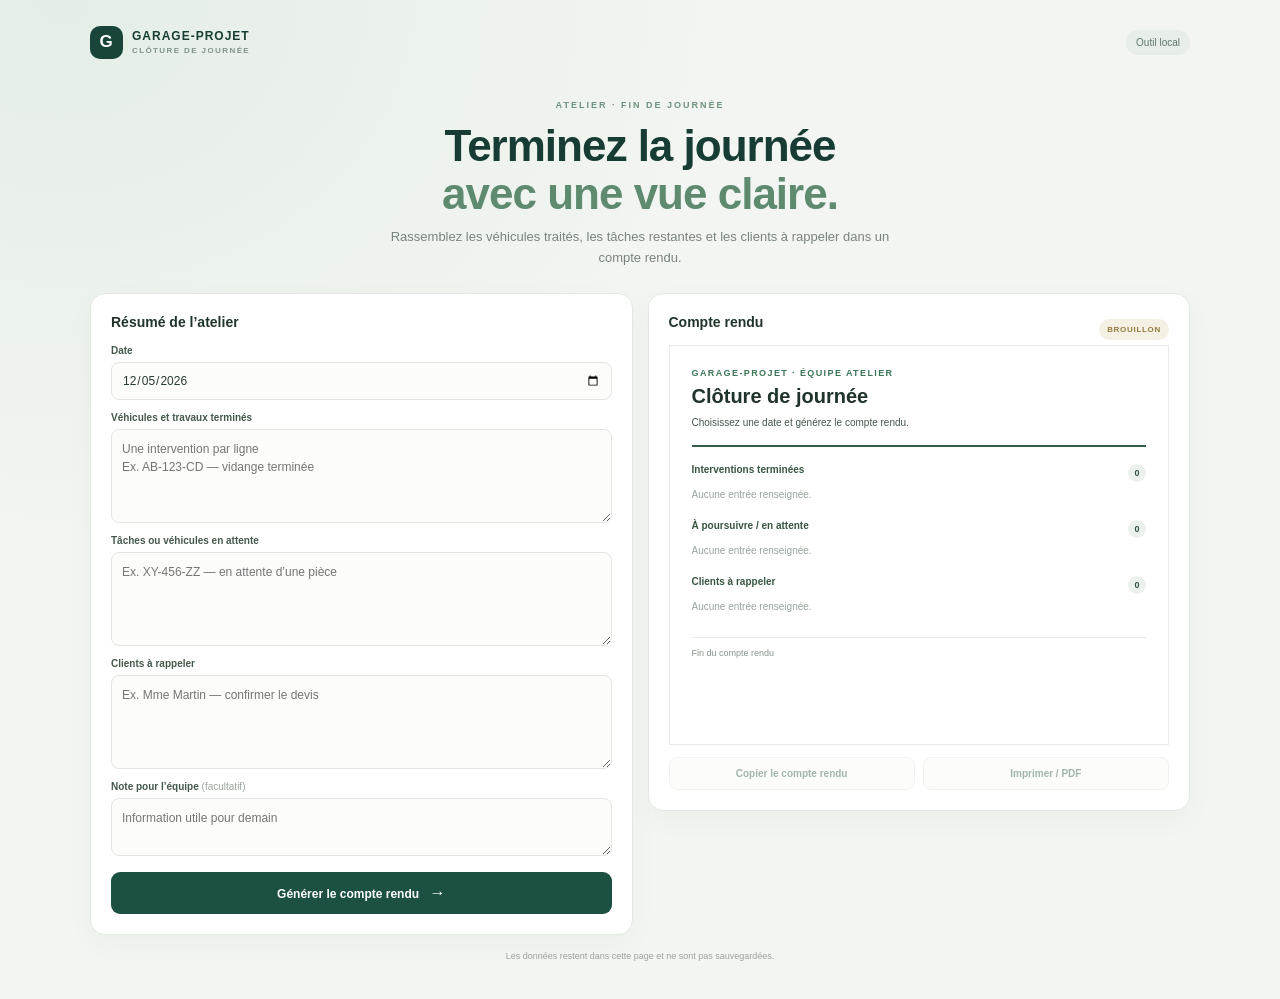
<file: Cloture-Journee/index.html>
<!doctype html>
<html lang="fr"><head><meta charset="utf-8"><meta name="viewport" content="width=device-width,initial-scale=1"><title>Clôture de journée — Garage-Projet</title><link rel="stylesheet" href="styles.css"></head>
<body><main class="page"><header><a class="brand" href="../Creer-Devis/index.html"><span class="mark">G</span><span>GARAGE-PROJET<small>CLÔTURE DE JOURNÉE</small></span></a><span class="badge">Outil local</span></header>
<section class="intro"><span class="kicker">ATELIER · FIN DE JOURNÉE</span><h1>Terminez la journée<br><em>avec une vue claire.</em></h1><p>Rassemblez les véhicules traités, les tâches restantes et les clients à rappeler dans un compte rendu.</p></section>
<div class="layout"><form id="form" class="card"><h2>Résumé de l’atelier</h2><label>Date<input id="date" type="date" required></label><label>Véhicules et travaux terminés<textarea id="done" rows="4" placeholder="Une intervention par ligne&#10;Ex. AB-123-CD — vidange terminée"></textarea></label><label>Tâches ou véhicules en attente<textarea id="pending" rows="4" placeholder="Ex. XY-456-ZZ — en attente d’une pièce"></textarea></label><label>Clients à rappeler<textarea id="callbacks" rows="4" placeholder="Ex. Mme Martin — confirmer le devis"></textarea></label><label>Note pour l’équipe <span>(facultatif)</span><textarea id="note" rows="2" placeholder="Information utile pour demain"></textarea></label><button class="primary" type="submit">Générer le compte rendu <span>→</span></button></form>
<section class="card preview"><div class="head"><h2>Compte rendu</h2><span class="draft">BROUILLON</span></div><article id="report" class="paper"><div class="paperbrand">GARAGE-PROJET · ÉQUIPE ATELIER</div><h2>Clôture de journée</h2><p id="outDate" class="muted">Choisissez une date et générez le compte rendu.</p><div class="rule"></div><h3>Interventions terminées <span id="doneCount">0</span></h3><p id="outDone" class="placeholder">Aucune entrée renseignée.</p><h3>À poursuivre / en attente <span id="pendingCount">0</span></h3><p id="outPending" class="placeholder">Aucune entrée renseignée.</p><h3>Clients à rappeler <span id="callbackCount">0</span></h3><p id="outCallbacks" class="placeholder">Aucune entrée renseignée.</p><div id="noteWrap" hidden><h3>Note pour l’équipe</h3><p id="outNote"></p></div><div class="sign">Fin du compte rendu</div></article><div class="actions"><button id="copy" disabled>Copier le compte rendu</button><button id="print" disabled>Imprimer / PDF</button></div></section></div><footer>Les données restent dans cette page et ne sont pas sauvegardées.</footer></main><script src="app.js"></script></body></html>
</file>
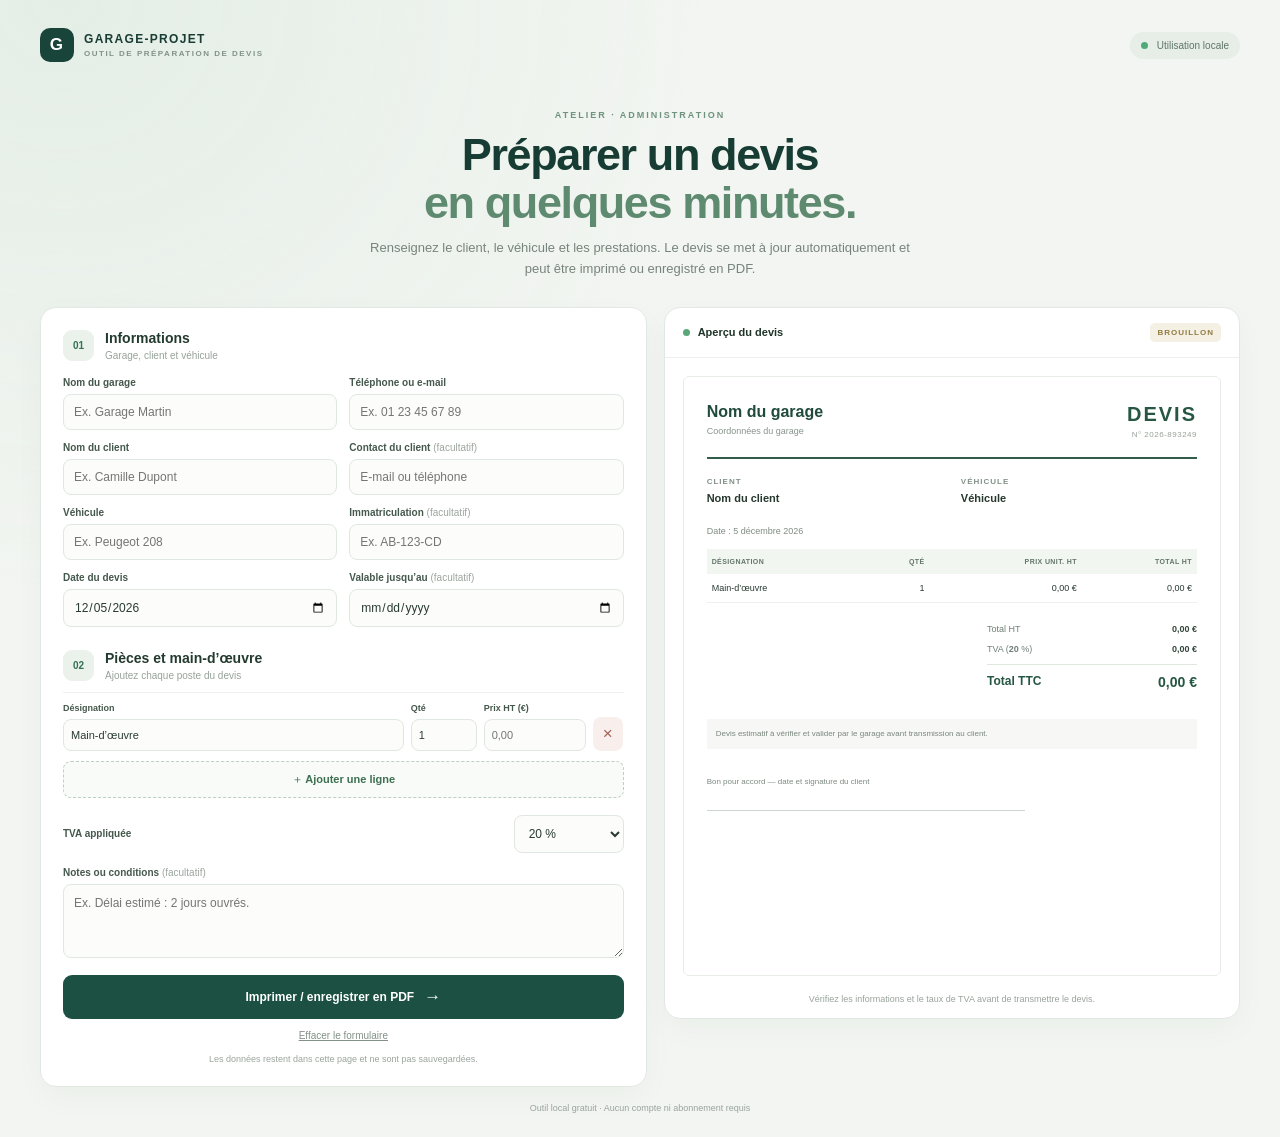
<file: Creer-Devis/index.html>
<!doctype html>
<html lang="fr">
<head>
  <meta charset="utf-8">
  <meta name="viewport" content="width=device-width, initial-scale=1">
  <meta name="theme-color" content="#123b34">
  <title>Préparer un devis — Garage-Projet</title>
  <link rel="stylesheet" href="styles.css">
</head>
<body>
  <main class="page">
    <header class="topbar">
      <a class="brand" href="#"><span class="mark">G</span><span>GARAGE-PROJET<small>OUTIL DE PRÉPARATION DE DEVIS</small></span></a>
      <span class="local-badge"><i></i> Utilisation locale</span>
    </header>

    <section class="intro">
      <p class="kicker">ATELIER · ADMINISTRATION</p>
      <h1>Préparer un devis<br><em>en quelques minutes.</em></h1>
      <p>Renseignez le client, le véhicule et les prestations. Le devis se met à jour automatiquement et peut être imprimé ou enregistré en PDF.</p>
    </section>

    <div class="layout">
      <section class="editor" aria-label="Informations du devis">
        <div class="section-heading"><span>01</span><div><h2>Informations</h2><p>Garage, client et véhicule</p></div></div>
        <div class="fields two">
          <label>Nom du garage<input id="garage" placeholder="Ex. Garage Martin"></label>
          <label>Téléphone ou e-mail<input id="garageContact" placeholder="Ex. 01 23 45 67 89"></label>
          <label>Nom du client<input id="customer" placeholder="Ex. Camille Dupont"></label>
          <label>Contact du client <span>(facultatif)</span><input id="customerContact" placeholder="E-mail ou téléphone"></label>
          <label>Véhicule<input id="vehicle" placeholder="Ex. Peugeot 208"></label>
          <label>Immatriculation <span>(facultatif)</span><input id="registration" placeholder="Ex. AB-123-CD"></label>
          <label>Date du devis<input id="quoteDate" type="date"></label>
          <label>Valable jusqu’au <span>(facultatif)</span><input id="validUntil" type="date"></label>
        </div>

        <div class="section-heading line-heading"><span>02</span><div><h2>Pièces et main-d’œuvre</h2><p>Ajoutez chaque poste du devis</p></div></div>
        <div id="lines" class="lines"></div>
        <button id="addLine" class="add-line" type="button">＋ Ajouter une ligne</button>

        <div class="tax-row">
          <label for="vat">TVA appliquée</label>
          <select id="vat"><option value="20">20 %</option><option value="10">10 %</option><option value="5.5">5,5 %</option><option value="0">0 %</option></select>
        </div>
        <label class="notes-label">Notes ou conditions <span>(facultatif)</span><textarea id="notes" rows="3" placeholder="Ex. Délai estimé : 2 jours ouvrés."></textarea></label>

        <div class="editor-actions"><button id="print" type="button" class="primary">Imprimer / enregistrer en PDF <span>→</span></button><button id="reset" type="button" class="reset">Effacer le formulaire</button></div>
        <p class="local-note">Les données restent dans cette page et ne sont pas sauvegardées.</p>
      </section>

      <section class="preview" aria-label="Aperçu du devis">
        <div class="preview-bar"><div><span class="preview-dot"></span><strong>Aperçu du devis</strong></div><span class="draft">BROUILLON</span></div>
        <article id="document" class="document">
          <div class="doc-top"><div><div id="outGarage" class="out-garage">Nom du garage</div><div id="outGarageContact" class="muted">Coordonnées du garage</div></div><div class="quote-label">DEVIS<small id="outNumber"></small></div></div>
          <div class="doc-rule"></div>
          <div class="doc-columns"><div><span class="caption">CLIENT</span><strong id="outCustomer">Nom du client</strong><span id="outCustomerContact" class="muted"></span></div><div><span class="caption">VÉHICULE</span><strong id="outVehicle">Véhicule</strong><span id="outRegistration" class="muted"></span></div></div>
          <div class="dates"><span id="outDate"></span><span id="outValidity"></span></div>
          <table><thead><tr><th>DÉSIGNATION</th><th>QTÉ</th><th>PRIX UNIT. HT</th><th>TOTAL HT</th></tr></thead><tbody id="outLines"></tbody></table>
          <div class="totals"><div><span>Total HT</span><strong id="outHT">0,00 €</strong></div><div><span>TVA (<b id="outVatRate">20</b> %)</span><strong id="outVat">0,00 €</strong></div><div class="grand"><span>Total TTC</span><strong id="outTTC">0,00 €</strong></div></div>
          <div id="outNotesWrap" class="out-notes" hidden><span class="caption">NOTES</span><p id="outNotes"></p></div>
          <div class="approval">Devis estimatif à vérifier et valider par le garage avant transmission au client.</div>
          <div class="signature"><span>Bon pour accord — date et signature du client</span><i></i></div>
        </article>
        <p class="preview-hint">Vérifiez les informations et le taux de TVA avant de transmettre le devis.</p>
      </section>
    </div>
    <footer>Outil local gratuit · Aucun compte ni abonnement requis</footer>
  </main>
  <script src="app.js"></script>
</body>
</html>
</file>
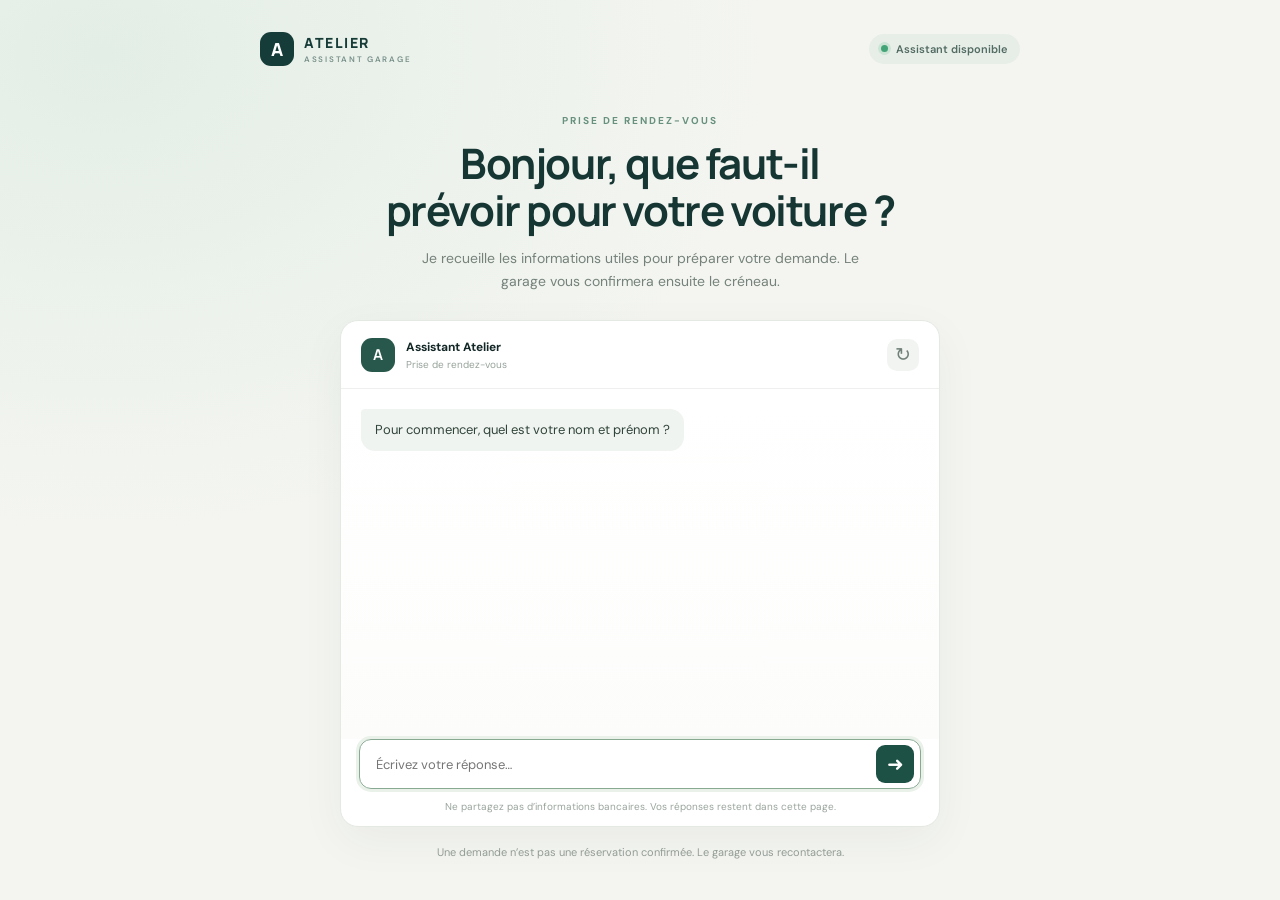
<file: Garage-Agent-RDV/index.html>
<!doctype html>
<html lang="fr">
<head>
  <meta charset="utf-8">
  <meta name="viewport" content="width=device-width, initial-scale=1">
  <meta name="theme-color" content="#102a2a">
  <title>Atelier — prise de rendez-vous</title>
  <link rel="stylesheet" href="styles.css">
</head>
<body>
  <main class="shell">
    <header class="topbar">
      <a class="brand" href="#" aria-label="Atelier accueil"><span class="brand-mark">A</span><span>ATELIER<span class="brand-sub">ASSISTANT GARAGE</span></span></a>
      <span class="local-badge"><i></i> Assistant disponible</span>
    </header>

    <section class="intro">
      <div class="eyebrow">PRISE DE RENDEZ-VOUS</div>
      <h1>Bonjour, que faut-il<br>prévoir pour votre voiture&nbsp;?</h1>
      <p>Je recueille les informations utiles pour préparer votre demande. Le garage vous confirmera ensuite le créneau.</p>
    </section>

    <section class="booking" aria-label="Assistant de prise de rendez-vous">
      <div class="chat-head"><div class="avatar">A</div><div><strong>Assistant Atelier</strong><span>Prise de rendez-vous</span></div><button id="reset" class="reset" type="button" title="Recommencer">↻</button></div>
      <div id="conversation" class="conversation" aria-live="polite"></div>
      <form id="reply-form" class="reply-form" autocomplete="off">
        <label class="sr-only" for="reply">Votre réponse</label>
        <input id="reply" name="reply" placeholder="Écrivez votre réponse…" required>
        <button aria-label="Envoyer" type="submit">➜</button>
      </form>
      <div class="chat-foot">Ne partagez pas d’informations bancaires. Vos réponses restent dans cette page.</div>
    </section>
    <footer>Une demande n’est pas une réservation confirmée. Le garage vous recontactera.</footer>
  </main>
  <script src="app.js"></script>
</body>
</html>
</file>
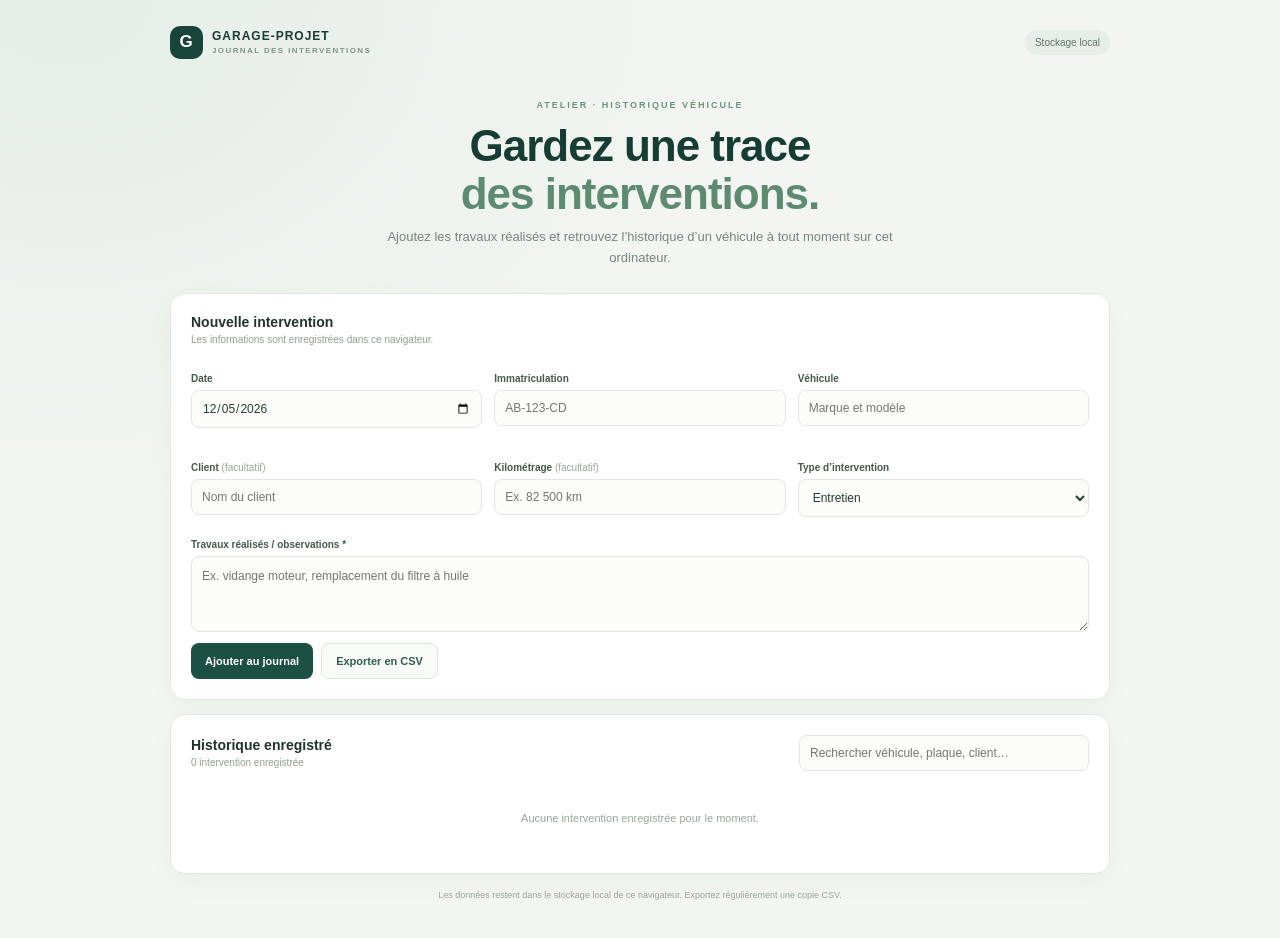
<file: Journal-Interventions/index.html>
<!doctype html>
<html lang="fr"><head><meta charset="utf-8"><meta name="viewport" content="width=device-width,initial-scale=1"><title>Journal des interventions — Garage-Projet</title><link rel="stylesheet" href="styles.css"></head>
<body><main class="page"><header><a class="brand" href="../Creer-Devis/index.html"><span class="mark">G</span><span>GARAGE-PROJET<small>JOURNAL DES INTERVENTIONS</small></span></a><span class="badge">Stockage local</span></header>
<section class="intro"><span class="kicker">ATELIER · HISTORIQUE VÉHICULE</span><h1>Gardez une trace<br><em>des interventions.</em></h1><p>Ajoutez les travaux réalisés et retrouvez l’historique d’un véhicule à tout moment sur cet ordinateur.</p></section>
<section class="card"><div class="heading"><div><h2>Nouvelle intervention</h2><p>Les informations sont enregistrées dans ce navigateur.</p></div></div>
<form id="form"><div class="grid"><label>Date<input id="date" type="date" required></label><label>Immatriculation<input id="plate" placeholder="AB-123-CD" required></label><label>Véhicule<input id="vehicle" placeholder="Marque et modèle" required></label><label>Client <span>(facultatif)</span><input id="customer" placeholder="Nom du client"></label><label>Kilométrage <span>(facultatif)</span><input id="mileage" inputmode="numeric" placeholder="Ex. 82 500 km"></label><label>Type d’intervention<select id="type"><option>Entretien</option><option>Réparation</option><option>Diagnostic</option><option>Pneumatiques</option><option>Contrôle</option><option>Autre</option></select></label></div>
<label>Travaux réalisés / observations *<textarea id="work" rows="3" required placeholder="Ex. vidange moteur, remplacement du filtre à huile"></textarea></label><div class="form-actions"><button class="primary" type="submit">Ajouter au journal</button><button id="export" class="secondary" type="button">Exporter en CSV</button></div></form></section>
<section class="card history"><div class="heading"><div><h2>Historique enregistré</h2><p id="count">0 intervention(s)</p></div><input id="search" class="search" placeholder="Rechercher véhicule, plaque, client…" aria-label="Rechercher"></div><div id="entries" class="entries"></div><p id="empty" class="empty">Aucune intervention enregistrée pour le moment.</p></section>
<footer>Les données restent dans le stockage local de ce navigateur. Exportez régulièrement une copie CSV.</footer></main><script src="app.js"></script></body></html>
</file>
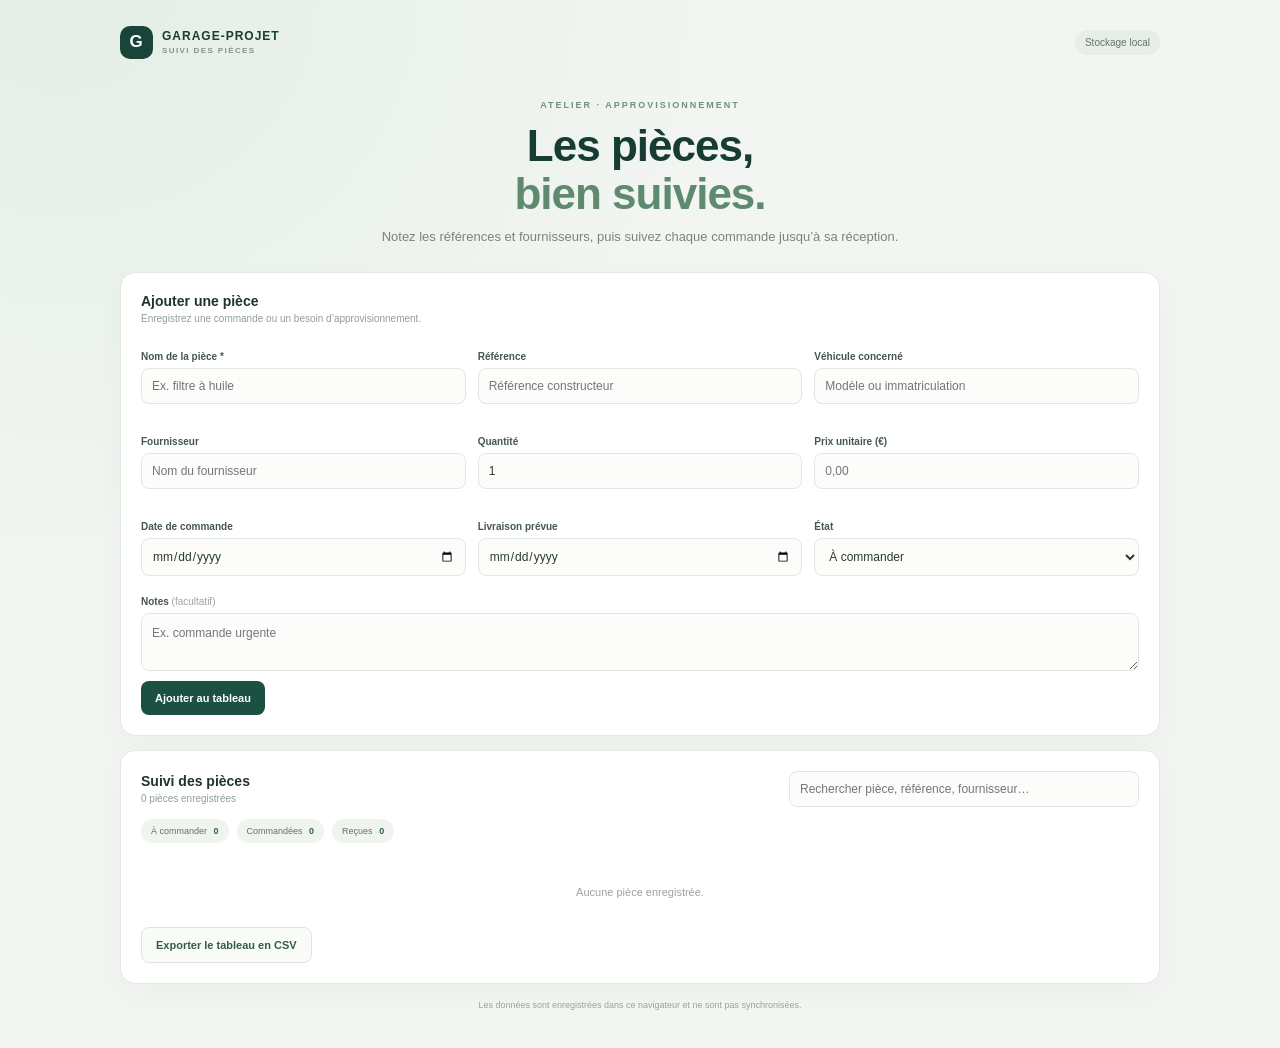
<file: Pieces-a-Commander/index.html>
<!doctype html>
<html lang="fr"><head><meta charset="utf-8"><meta name="viewport" content="width=device-width,initial-scale=1"><title>Pièces à commander — Garage-Projet</title><link rel="stylesheet" href="styles.css"></head>
<body><main class="page"><header><a class="brand" href="../Creer-Devis/index.html"><span class="mark">G</span><span>GARAGE-PROJET<small>SUIVI DES PIÈCES</small></span></a><span class="badge">Stockage local</span></header>
<section class="intro"><span class="kicker">ATELIER · APPROVISIONNEMENT</span><h1>Les pièces,<br><em>bien suivies.</em></h1><p>Notez les références et fournisseurs, puis suivez chaque commande jusqu’à sa réception.</p></section>
<section class="card"><div class="heading"><div><h2>Ajouter une pièce</h2><p>Enregistrez une commande ou un besoin d’approvisionnement.</p></div></div><form id="form"><div class="grid"><label>Nom de la pièce *<input id="part" required placeholder="Ex. filtre à huile"></label><label>Référence<input id="reference" placeholder="Référence constructeur"></label><label>Véhicule concerné<input id="vehicle" placeholder="Modèle ou immatriculation"></label><label>Fournisseur<input id="supplier" placeholder="Nom du fournisseur"></label><label>Quantité<input id="quantity" type="number" min="1" step="1" value="1" required></label><label>Prix unitaire (€)<input id="price" type="number" min="0" step="0.01" placeholder="0,00"></label><label>Date de commande<input id="orderDate" type="date"></label><label>Livraison prévue<input id="deliveryDate" type="date"></label><label>État<select id="status"><option>À commander</option><option>Commandée</option><option>Reçue</option><option>Annulée</option></select></label></div><label>Notes <span>(facultatif)</span><textarea id="notes" rows="2" placeholder="Ex. commande urgente"></textarea></label><button class="primary" type="submit">Ajouter au tableau</button></form></section>
<section class="card"><div class="heading inventory-head"><div><h2>Suivi des pièces</h2><p id="count">0 pièce(s)</p></div><input id="search" class="search" aria-label="Rechercher" placeholder="Rechercher pièce, référence, fournisseur…"></div><div class="summary"><span>À commander <b id="needCount">0</b></span><span>Commandées <b id="orderedCount">0</b></span><span>Reçues <b id="receivedCount">0</b></span></div><div id="list" class="list"></div><p id="empty" class="empty">Aucune pièce enregistrée.</p><button id="export" class="secondary" type="button">Exporter le tableau en CSV</button></section>
<footer>Les données sont enregistrées dans ce navigateur et ne sont pas synchronisées.</footer></main><script src="app.js"></script></body></html>
</file>
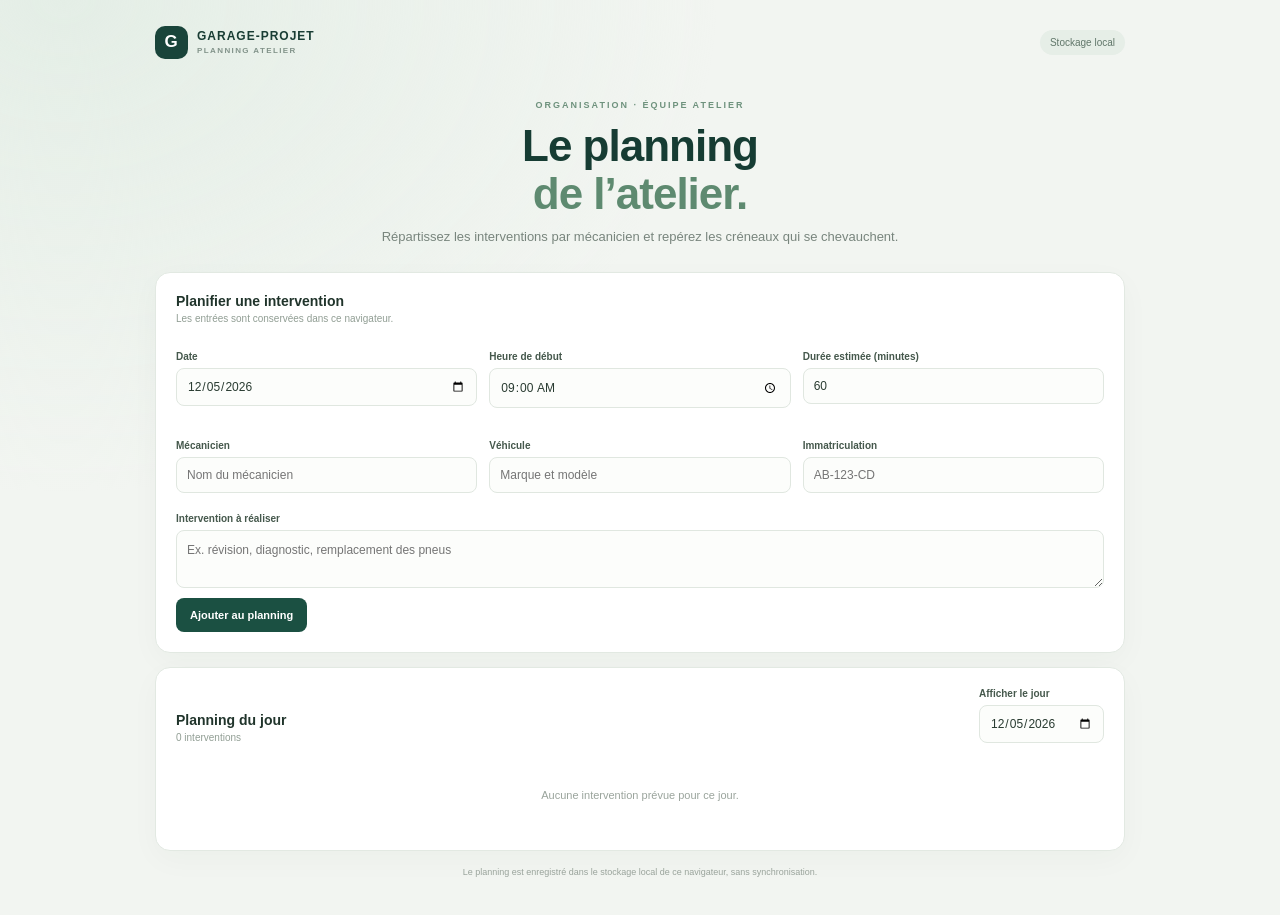
<file: Planning-Mecaniciens/index.html>
<!doctype html>
<html lang="fr"><head><meta charset="utf-8"><meta name="viewport" content="width=device-width,initial-scale=1"><title>Planning des mécaniciens — Garage-Projet</title><link rel="stylesheet" href="styles.css"></head>
<body><main class="page"><header><a class="brand" href="../Creer-Devis/index.html"><span class="mark">G</span><span>GARAGE-PROJET<small>PLANNING ATELIER</small></span></a><span class="badge">Stockage local</span></header>
<section class="intro"><span class="kicker">ORGANISATION · ÉQUIPE ATELIER</span><h1>Le planning<br><em>de l’atelier.</em></h1><p>Répartissez les interventions par mécanicien et repérez les créneaux qui se chevauchent.</p></section>
<section class="card"><div class="heading"><div><h2>Planifier une intervention</h2><p>Les entrées sont conservées dans ce navigateur.</p></div></div>
<form id="form"><div class="grid"><label>Date<input id="date" type="date" required></label><label>Heure de début<input id="time" type="time" value="09:00" required></label><label>Durée estimée (minutes)<input id="duration" type="number" min="15" step="15" value="60" required></label><label>Mécanicien<input id="mechanic" placeholder="Nom du mécanicien" required></label><label>Véhicule<input id="vehicle" placeholder="Marque et modèle" required></label><label>Immatriculation<input id="plate" placeholder="AB-123-CD"></label></div><label>Intervention à réaliser<textarea id="job" rows="2" required placeholder="Ex. révision, diagnostic, remplacement des pneus"></textarea></label><button class="primary" type="submit">Ajouter au planning</button></form></section>
<section class="card"><div class="heading schedule-head"><div><h2>Planning du jour</h2><p id="dayCount">0 intervention</p></div><label class="date-filter">Afficher le jour<input id="filterDate" type="date"></label></div><div id="conflict" class="conflict" hidden></div><div id="schedule" class="schedule"></div><p id="empty" class="empty">Aucune intervention prévue pour ce jour.</p></section>
<footer>Le planning est enregistré dans le stockage local de ce navigateur, sans synchronisation.</footer></main><script src="app.js"></script></body></html>
</file>
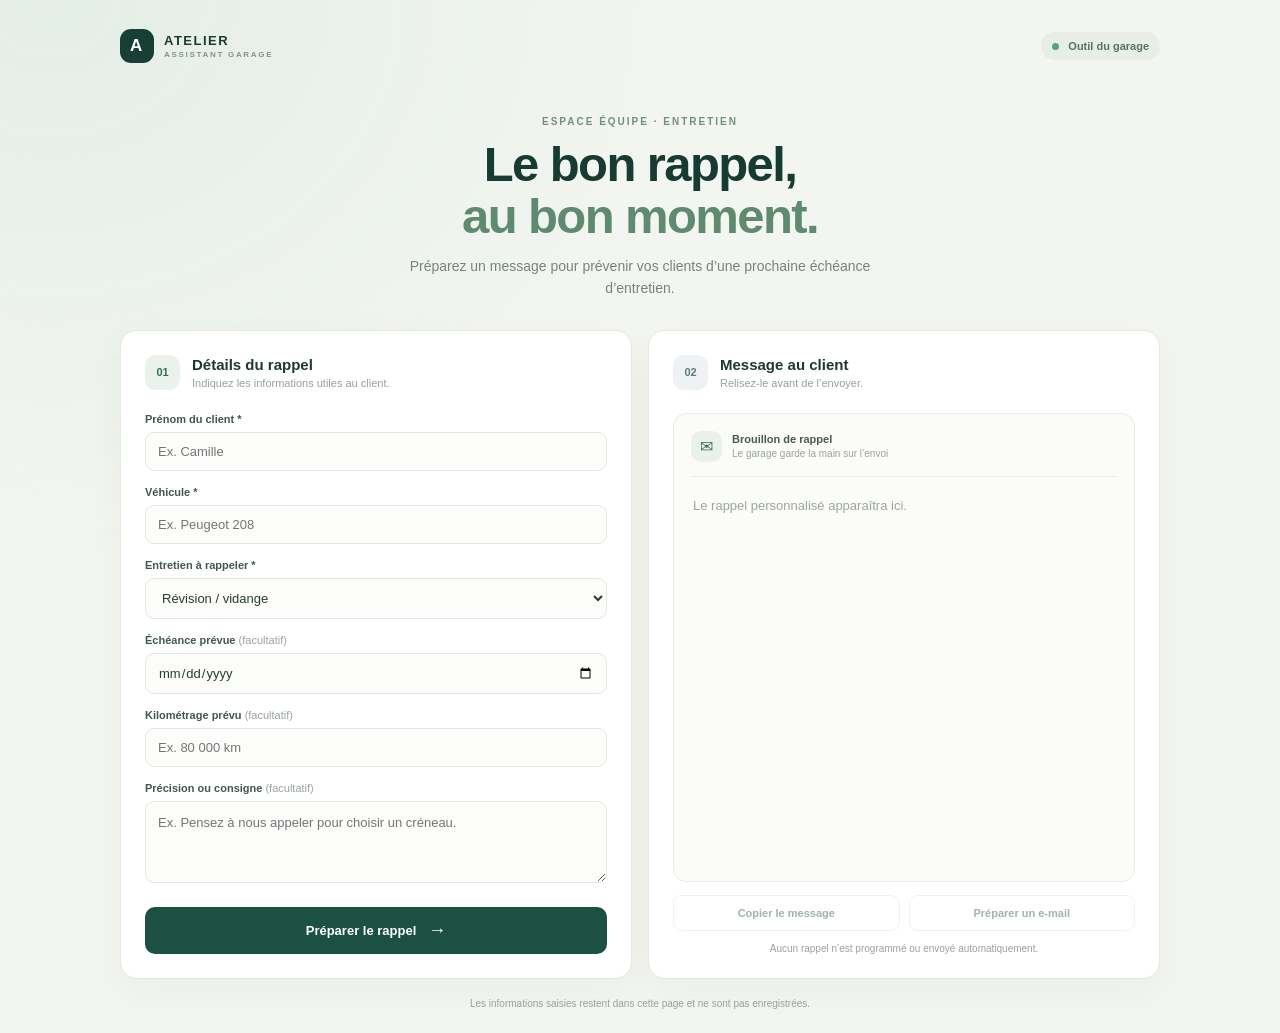
<file: Rappels-Entretien/index.html>
<!doctype html>
<html lang="fr">
<head>
  <meta charset="utf-8">
  <meta name="viewport" content="width=device-width, initial-scale=1">
  <meta name="theme-color" content="#123b34">
  <title>Rappels d’entretien — Atelier</title>
  <link rel="stylesheet" href="styles.css">
</head>
<body>
  <main class="page">
    <header class="header">
      <a class="brand" href="../index.html"><span class="mark">A</span><span>ATELIER<small>ASSISTANT GARAGE</small></span></a>
      <span class="badge"><i></i> Outil du garage</span>
    </header>

    <section class="intro">
      <p class="kicker">ESPACE ÉQUIPE · ENTRETIEN</p>
      <h1>Le bon rappel,<br><em>au bon moment.</em></h1>
      <p>Préparez un message pour prévenir vos clients d’une prochaine échéance d’entretien.</p>
    </section>

    <section class="workspace">
      <form id="reminder-form" class="form-panel">
        <div class="panel-title"><span class="step">01</span><div><h2>Détails du rappel</h2><p>Indiquez les informations utiles au client.</p></div></div>

        <label for="client">Prénom du client *</label>
        <input id="client" name="client" placeholder="Ex. Camille" required>

        <label for="vehicle">Véhicule *</label>
        <input id="vehicle" name="vehicle" placeholder="Ex. Peugeot 208" required>

        <label for="service">Entretien à rappeler *</label>
        <select id="service" name="service" required>
          <option value="revision">Révision / vidange</option>
          <option value="tires">Changement de pneus</option>
          <option value="inspection">Contrôle technique</option>
          <option value="other">Autre entretien</option>
        </select>

        <label for="date">Échéance prévue <span class="optional">(facultatif)</span></label>
        <input id="date" name="date" type="date">

        <label for="mileage">Kilométrage prévu <span class="optional">(facultatif)</span></label>
        <input id="mileage" name="mileage" inputmode="numeric" placeholder="Ex. 80 000 km">

        <label for="detail">Précision ou consigne <span class="optional">(facultatif)</span></label>
        <textarea id="detail" name="detail" rows="3" placeholder="Ex. Pensez à nous appeler pour choisir un créneau."></textarea>

        <button class="primary" type="submit">Préparer le rappel <span>→</span></button>
      </form>

      <section class="preview-panel" aria-label="Aperçu du rappel">
        <div class="panel-title"><span class="step pale">02</span><div><h2>Message au client</h2><p>Relisez-le avant de l’envoyer.</p></div></div>
        <div class="message-card">
          <div class="message-meta"><span class="bubble-icon">✉</span><span><b>Brouillon de rappel</b><small>Le garage garde la main sur l’envoi</small></span></div>
          <div id="output" class="output placeholder">Le rappel personnalisé apparaîtra ici.</div>
        </div>
        <div class="actions">
          <button id="copy" class="secondary" type="button" disabled>Copier le message</button>
          <button id="email" class="secondary" type="button" disabled>Préparer un e-mail</button>
        </div>
        <p id="notice" class="notice" aria-live="polite">Aucun rappel n’est programmé ou envoyé automatiquement.</p>
      </section>
    </section>
    <footer>Les informations saisies restent dans cette page et ne sont pas enregistrées.</footer>
  </main>
  <script src="app.js"></script>
</body>
</html>
</file>
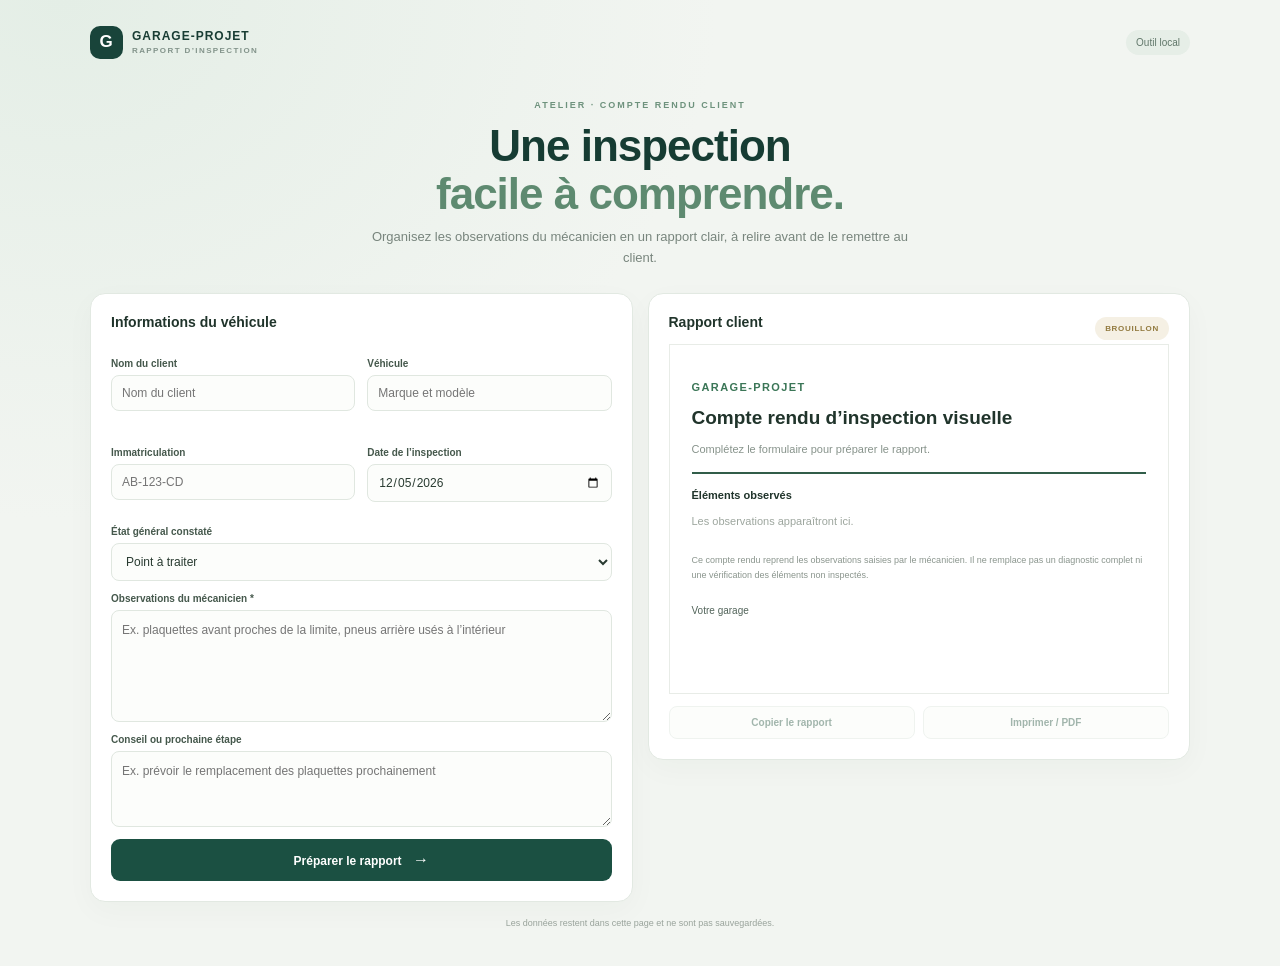
<file: Rapport-Inspection/index.html>
<!doctype html>
<html lang="fr">
<head><meta charset="utf-8"><meta name="viewport" content="width=device-width,initial-scale=1"><title>Rapport d’inspection — Garage-Projet</title><link rel="stylesheet" href="styles.css"></head>
<body><main class="page">
  <header><a class="brand" href="../Creer-Devis/index.html"><span class="mark">G</span><span>GARAGE-PROJET<small>RAPPORT D’INSPECTION</small></span></a><span class="badge">Outil local</span></header>
  <section class="intro"><span class="kicker">ATELIER · COMPTE RENDU CLIENT</span><h1>Une inspection<br><em>facile à comprendre.</em></h1><p>Organisez les observations du mécanicien en un rapport clair, à relire avant de le remettre au client.</p></section>
  <div class="layout">
    <form id="form" class="card editor">
      <h2>Informations du véhicule</h2>
      <div class="grid"><label>Nom du client<input id="customer" placeholder="Nom du client"></label><label>Véhicule<input id="vehicle" placeholder="Marque et modèle"></label><label>Immatriculation<input id="plate" placeholder="AB-123-CD"></label><label>Date de l’inspection<input id="date" type="date"></label></div>
      <label>État général constaté<select id="level"><option value="attention">Point à traiter</option><option value="monitor">À surveiller</option><option value="ok">Aucun point particulier relevé</option></select></label>
      <label>Observations du mécanicien *<textarea id="observations" required rows="5" placeholder="Ex. plaquettes avant proches de la limite, pneus arrière usés à l’intérieur"></textarea></label>
      <label>Conseil ou prochaine étape<textarea id="recommendation" rows="3" placeholder="Ex. prévoir le remplacement des plaquettes prochainement"></textarea></label>
      <button class="primary" type="submit">Préparer le rapport <span>→</span></button>
    </form>
    <section class="card preview"><div class="sectionhead"><h2>Rapport client</h2><span class="draft">BROUILLON</span></div><article id="report" class="paper"><p class="paperbrand">GARAGE-PROJET</p><h2>Compte rendu d’inspection visuelle</h2><p id="outIntro" class="muted">Complétez le formulaire pour préparer le rapport.</p><div class="rule"></div><h3>Éléments observés</h3><p id="outObs" class="placeholder">Les observations apparaîtront ici.</p><div id="recWrap" hidden><h3>Conseil du garage</h3><p id="outRec"></p></div><p id="outStatus" class="status"></p><p class="disclaimer">Ce compte rendu reprend les observations saisies par le mécanicien. Il ne remplace pas un diagnostic complet ni une vérification des éléments non inspectés.</p><div class="sign">Votre garage</div></article><div class="actions"><button id="copy" type="button" disabled>Copier le rapport</button><button id="print" type="button" disabled>Imprimer / PDF</button></div></section>
  </div><footer>Les données restent dans cette page et ne sont pas sauvegardées.</footer>
</main><script src="app.js"></script></body></html>
</file>
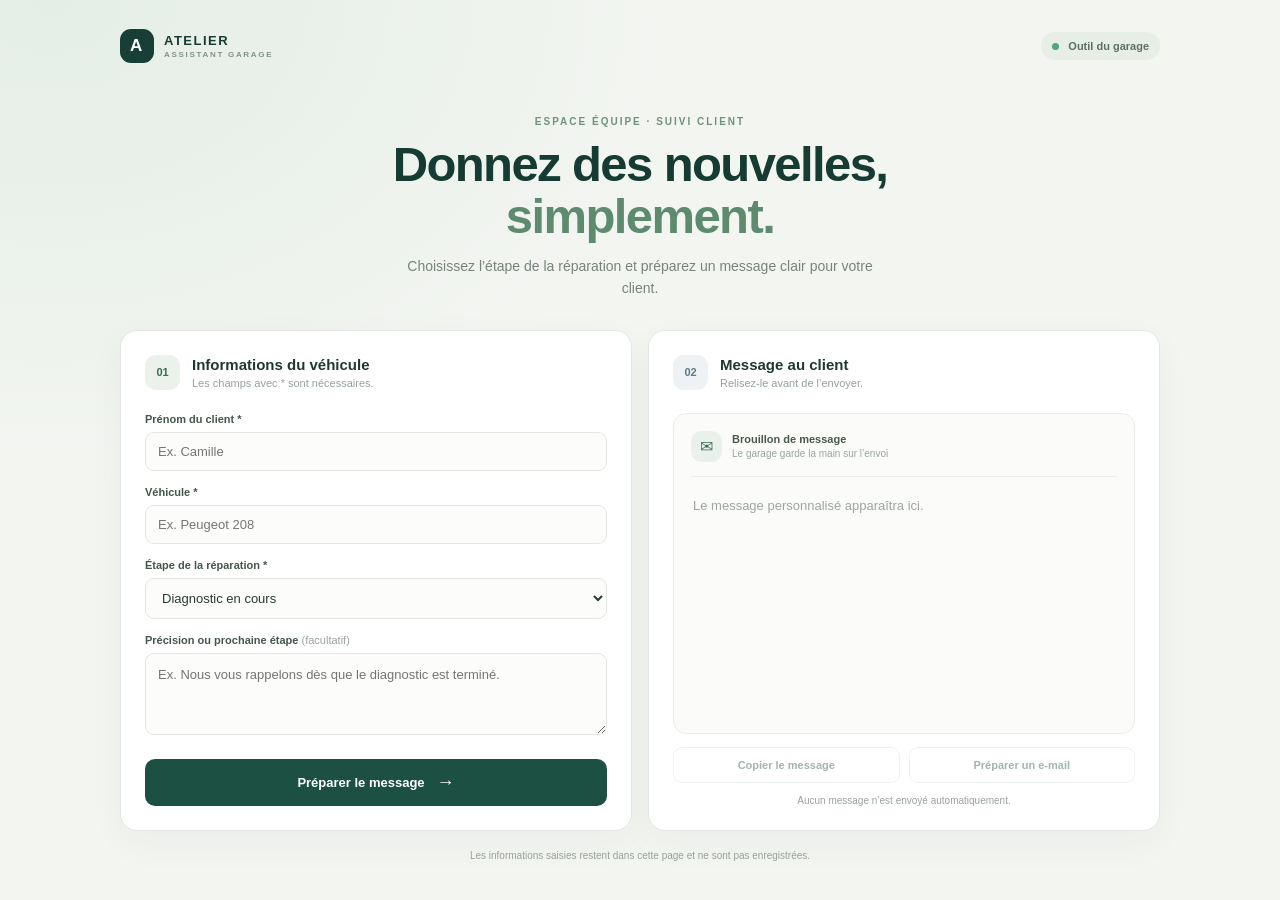
<file: Suivi-Reparations/index.html>
<!doctype html>
<html lang="fr">
<head>
  <meta charset="utf-8">
  <meta name="viewport" content="width=device-width, initial-scale=1">
  <meta name="theme-color" content="#123b34">
  <title>Suivi des réparations — Atelier</title>
  <link rel="stylesheet" href="styles.css">
</head>
<body>
  <main class="page">
    <header class="header">
      <a class="brand" href="../index.html"><span class="mark">A</span><span>ATELIER<small>ASSISTANT GARAGE</small></span></a>
      <span class="badge"><i></i> Outil du garage</span>
    </header>

    <section class="intro">
      <p class="kicker">ESPACE ÉQUIPE · SUIVI CLIENT</p>
      <h1>Donnez des nouvelles,<br><em>simplement.</em></h1>
      <p>Choisissez l’étape de la réparation et préparez un message clair pour votre client.</p>
    </section>

    <section class="workspace">
      <form id="message-form" class="form-panel">
        <div class="panel-title"><span class="step">01</span><div><h2>Informations du véhicule</h2><p>Les champs avec * sont nécessaires.</p></div></div>

        <label for="client">Prénom du client *</label>
        <input id="client" name="client" placeholder="Ex. Camille" required>

        <label for="vehicle">Véhicule *</label>
        <input id="vehicle" name="vehicle" placeholder="Ex. Peugeot 208" required>

        <label for="status">Étape de la réparation *</label>
        <select id="status" name="status" required>
          <option value="diagnostic">Diagnostic en cours</option>
          <option value="approval">Accord nécessaire</option>
          <option value="ready">Véhicule prêt</option>
        </select>

        <div id="approval-fields" class="conditional" hidden>
          <label for="work">Travaux à autoriser</label>
          <input id="work" name="work" placeholder="Ex. remplacement des plaquettes de frein">
          <label for="estimate">Montant du devis (€)</label>
          <input id="estimate" name="estimate" type="number" min="0" step="0.01" placeholder="Ex. 245,00">
        </div>

        <label for="detail">Précision ou prochaine étape <span class="optional">(facultatif)</span></label>
        <textarea id="detail" name="detail" rows="3" placeholder="Ex. Nous vous rappelons dès que le diagnostic est terminé."></textarea>

        <button class="primary" type="submit">Préparer le message <span>→</span></button>
      </form>

      <section class="preview-panel" aria-label="Aperçu du message">
        <div class="panel-title"><span class="step pale">02</span><div><h2>Message au client</h2><p>Relisez-le avant de l’envoyer.</p></div></div>
        <div class="message-card">
          <div class="message-meta"><span class="bubble-icon">✉</span><span><b>Brouillon de message</b><small>Le garage garde la main sur l’envoi</small></span></div>
          <div id="output" class="output placeholder">Le message personnalisé apparaîtra ici.</div>
        </div>
        <div class="actions">
          <button id="copy" class="secondary" type="button" disabled>Copier le message</button>
          <button id="email" class="secondary" type="button" disabled>Préparer un e-mail</button>
        </div>
        <p id="notice" class="notice" aria-live="polite">Aucun message n’est envoyé automatiquement.</p>
      </section>
    </section>
    <footer>Les informations saisies restent dans cette page et ne sont pas enregistrées.</footer>
  </main>
  <script src="app.js"></script>
</body>
</html>
</file>
<file: Cloture-Journee/styles.css>
:root{font-family:Arial,sans-serif;color:#20342b;background:#f2f5f1}*{box-sizing:border-box}body{margin:0;background:radial-gradient(ellipse at 5% 0%,#e4eee6 0,transparent 38%),#f2f5f1}.page{width:min(100% - 28px,1100px);margin:auto;padding:22px 0}.brand{display:flex;align-items:center;gap:9px;text-decoration:none;color:#193d34;font-size:12px;font-weight:800;letter-spacing:1px}.brand small{display:block;font-size:8px;color:#82938a;letter-spacing:1.4px;margin-top:3px}.mark{display:grid;place-items:center;background:#19443a;color:white;width:33px;height:33px;border-radius:10px;font-size:17px}header{height:40px;display:flex;align-items:center;justify-content:space-between}.badge{background:#e6eee7;color:#61776a;border-radius:20px;padding:7px 10px;font-size:10px}.intro{text-align:center;padding:32px 8px 24px}.kicker{color:#6e927d;font-weight:700;font-size:9px;letter-spacing:2px}.intro h1{font-size:clamp(31px,4vw,44px);line-height:1.08;letter-spacing:-1px;color:#163c33;margin:10px 0}.intro em{font-style:normal;color:#5e8a70}.intro>p{max-width:530px;margin:auto;color:#78857d;font-size:13px;line-height:1.6}.layout{display:grid;grid-template-columns:1fr 1fr;gap:15px;align-items:start}.card{background:#fff;border:1px solid #e2e9e2;border-radius:15px;padding:20px;box-shadow:0 9px 30px #17392d08}.card h2{font-size:14px;margin:0 0 15px}.card label{display:block;margin:12px 0;color:#45584c;font-size:10px;font-weight:700}.card label span{color:#9ba59d;font-weight:400}.card input,.card textarea{display:block;width:100%;margin-top:6px;padding:10px;border:1px solid #e0e7e0;border-radius:8px;background:#fcfdfb;font:12px Arial;color:#293b31;outline:0}.card textarea{resize:vertical;line-height:1.5}.card input:focus,.card textarea:focus{border-color:#8daf96;box-shadow:0 0 0 3px #edf4ed}.primary{width:100%;margin-top:4px;border:0;border-radius:9px;background:#1b5042;color:white;padding:12px;font-size:12px;font-weight:700;cursor:pointer}.primary span{margin-left:7px;font-size:16px}.head{display:flex;justify-content:space-between;align-items:center}.head h2{margin-bottom:15px}.draft{background:#f5f0e4;color:#927a3f;border-radius:20px;padding:6px 8px;font-weight:bold;letter-spacing:.7px;font-size:8px}.paper{border:1px solid #e8ece7;padding:22px;min-height:400px}.paperbrand{font-size:9px;letter-spacing:1.4px;color:#3b7657;font-weight:bold}.paper h2{font-size:20px;margin:7px 0}.paper h3{display:flex;justify-content:space-between;gap:10px;margin:17px 0 5px;font-size:10px;color:#385541}.paper h3 span{display:grid;place-items:center;width:18px;height:18px;border-radius:50%;background:#eaf2eb;font-size:9px}.paper p{margin:5px 0;font-size:10px;line-height:1.6;white-space:pre-wrap;color:#44564b}.paper p.placeholder,.muted{color:#9aa49c}.rule{height:2px;background:#315d49;margin:14px 0}.sign{border-top:1px solid #e8ece7;margin-top:22px;padding-top:10px;color:#87938b;font-size:9px}.actions{display:flex;gap:8px;margin-top:12px}.actions button{flex:1;border:1px solid #dce6dd;border-radius:8px;background:#f9fbf8;color:#315d48;padding:10px;font-size:10px;font-weight:700;cursor:pointer}.actions button:disabled{opacity:.45;cursor:not-allowed}footer{text-align:center;color:#99a39b;font-size:9px;margin:16px}@media(max-width:760px){.layout{grid-template-columns:1fr}.card{padding:16px}}@media print{@page{size:A4;margin:18mm}body{background:white}.page{width:100%;padding:0}header,.intro,form,.head,.actions,footer{display:none!important}.layout{display:block}.preview{border:0;box-shadow:none;padding:0}.paper{border:0;padding:0}}
</file>
<file: Creer-Devis/styles.css>
:root{font-family:Arial,sans-serif;color:#20342b;background:#f2f5f1;font-synthesis:none}*{box-sizing:border-box}body{margin:0;min-height:100vh;background:radial-gradient(ellipse at 5% 0%,#e4eee6 0,transparent 37%),#f2f5f1}.page{width:min(100% - 32px,1200px);margin:auto;padding:24px 0}.topbar{height:42px;display:flex;justify-content:space-between;align-items:center}.brand{display:flex;gap:10px;align-items:center;text-decoration:none;color:#193d34;font-size:12px;font-weight:800;letter-spacing:1.3px}.brand small{display:block;margin-top:3px;color:#82938a;font-size:8px;letter-spacing:1.5px}.mark{display:grid;place-items:center;width:34px;height:34px;border-radius:10px;background:#19443a;color:#fff;font-size:17px}.local-badge{padding:8px 11px;border-radius:22px;background:#e6eee7;color:#60756a;font-size:10px}.local-badge i{display:inline-block;width:7px;height:7px;border-radius:50%;background:#4eab79;margin-right:6px}.intro{text-align:center;padding:35px 10px 27px}.kicker{font-size:9px;font-weight:700;letter-spacing:2px;color:#6e927d}.intro h1{font-size:clamp(32px,4vw,45px);line-height:1.07;letter-spacing:-1.4px;color:#163c33;margin:11px 0}.intro h1 em{font-style:normal;color:#5e8a70}.intro>p:last-child{max-width:560px;margin:auto;color:#77847c;font-size:13px;line-height:1.6}.layout{display:grid;grid-template-columns:minmax(0,1fr) minmax(420px,.95fr);gap:17px;align-items:start}.editor,.preview{background:#fff;border:1px solid #e2e9e2;border-radius:16px;box-shadow:0 10px 32px #17392d08}.editor{padding:22px}.section-heading{display:flex;gap:11px;align-items:center;margin-bottom:16px}.section-heading>span{display:grid;place-items:center;width:31px;height:31px;border-radius:9px;background:#eaf2eb;color:#357252;font-size:10px;font-weight:700}.section-heading h2{margin:0;font-size:14px;color:#233a30}.section-heading p{margin:4px 0 0;color:#97a29a;font-size:10px}.fields{display:grid;gap:12px}.fields.two{grid-template-columns:1fr 1fr}.editor label{display:block;color:#45584c;font-size:10px;font-weight:700}.editor label span{color:#9ba59d;font-weight:400}.editor input,.editor select,.editor textarea{display:block;width:100%;margin-top:6px;border:1px solid #e0e7e0;border-radius:8px;background:#fcfdfb;padding:10px;color:#293b31;font:12px Arial,sans-serif;outline:none}.editor input:focus,.editor select:focus,.editor textarea:focus{border-color:#8daf96;box-shadow:0 0 0 3px #edf4ed}.line-heading{margin:23px 0 11px}.line-row{display:grid;grid-template-columns:minmax(120px,1fr) 66px 102px 31px;gap:7px;align-items:end;padding:10px 0;border-top:1px solid #edf0ec}.line-row label{font-size:9px!important}.line-row input,.line-row select{padding:9px 7px!important;font-size:11px!important}.remove-line{width:30px;height:34px;border:0;border-radius:8px;background:#f8efed;color:#a35d53;font-size:17px;cursor:pointer}.add-line{width:100%;border:1px dashed #bdcfbf;border-radius:8px;background:#f9fbf8;color:#3d7051;padding:10px;font-size:11px;font-weight:700;cursor:pointer}.tax-row{display:grid;grid-template-columns:1fr 110px;align-items:center;gap:16px;margin-top:17px}.tax-row label{margin:0}.tax-row select{margin:0}.notes-label{margin-top:14px}.editor textarea{resize:vertical;line-height:1.45}.editor-actions{margin-top:17px}.primary{display:flex;width:100%;justify-content:center;gap:10px;align-items:center;border:0;border-radius:9px;background:#1b5042;color:white;padding:12px;font-size:12px;font-weight:700;cursor:pointer}.primary:hover{background:#164335}.primary span{font-size:17px}.reset{display:block;margin:10px auto 0;border:0;background:none;color:#829088;font-size:10px;text-decoration:underline;cursor:pointer}.local-note{text-align:center;color:#9ba49d;font-size:9px;margin:12px 0 0}.preview{overflow:hidden}.preview-bar{display:flex;justify-content:space-between;align-items:center;padding:15px 18px;border-bottom:1px solid #edf0ec}.preview-bar>div{display:flex;align-items:center;gap:8px;font-size:11px}.preview-dot{width:7px;height:7px;border-radius:50%;background:#59a779}.draft{font-size:8px;font-weight:700;letter-spacing:1px;color:#927a3f;background:#f5f0e4;padding:5px 7px;border-radius:5px}.document{margin:18px;padding:26px 23px;border:1px solid #e8ece7;border-radius:6px;min-height:600px;color:#27382f;background:#fff}.doc-top{display:flex;justify-content:space-between;gap:15px;align-items:flex-start}.out-garage{font-size:16px;font-weight:700;color:#204b3c}.muted{display:block;color:#87938b;font-size:9px;margin-top:5px}.quote-label{text-align:right;font-size:20px;font-weight:800;letter-spacing:2px;color:#275743}.quote-label small{display:block;margin-top:4px;font-size:8px;font-weight:400;letter-spacing:.5px;color:#97a198}.doc-rule{height:2px;background:#315d49;margin:18px 0}.doc-columns{display:grid;grid-template-columns:1fr 1fr;gap:18px}.caption{display:block;margin-bottom:6px;color:#829188;font-size:8px;font-weight:700;letter-spacing:1px}.doc-columns strong{display:block;font-size:11px}.doc-columns .muted{margin-top:4px}.dates{display:flex;justify-content:space-between;gap:10px;padding:18px 0 13px;color:#7f8c83;font-size:9px}.document table{width:100%;border-collapse:collapse;font-size:9px}.document th{padding:9px 5px;text-align:left;background:#f2f6f1;color:#64766b;font-size:7px;letter-spacing:.4px}.document th:not(:first-child),.document td:not(:first-child){text-align:right}.document td{padding:9px 5px;border-bottom:1px solid #edf0ec;vertical-align:top}.totals{width:min(210px,100%);margin:16px 0 0 auto}.totals>div{display:flex;justify-content:space-between;padding:5px 0;color:#708077;font-size:9px}.totals strong{color:#33473c}.totals .grand{border-top:1px solid #dfe7df;margin-top:5px;padding-top:9px;font-size:12px;font-weight:700;color:#255642}.totals .grand strong{font-size:14px;color:#255642}.out-notes{padding-top:18px}.out-notes p{margin:0;color:#53645a;font-size:9px;line-height:1.5;white-space:pre-wrap}.approval{margin-top:24px;padding:9px;background:#f7f8f5;color:#79867d;font-size:8px;line-height:1.5}.signature{margin-top:28px;color:#7e8a82;font-size:8px}.signature i{display:block;width:65%;height:25px;border-bottom:1px solid #cdd6ce}.preview-hint{text-align:center;margin:0 14px 14px;color:#98a39b;font-size:9px}footer{text-align:center;margin:16px 0 0;color:#9aa49c;font-size:9px}@media(max-width:880px){.layout{grid-template-columns:1fr}.preview{max-width:700px;width:100%;margin:auto}.editor{max-width:700px;width:100%;margin:auto}}@media(max-width:520px){.page{width:min(100% - 18px,650px);padding:14px 0}.intro{padding:28px 7px 21px}.editor{padding:16px}.fields.two{grid-template-columns:1fr}.line-row{grid-template-columns:minmax(100px,1fr) 52px 85px 29px;gap:5px}.document{margin:10px;padding:17px 12px}.document th{font-size:6px;padding:7px 3px}.document td{padding:8px 3px;font-size:8px}.doc-columns{gap:8px}}@media print{@page{size:A4;margin:16mm}body{background:#fff!important}.page{width:100%;padding:0}.topbar,.intro,.editor,.preview-bar,.preview-hint,footer{display:none!important}.layout{display:block}.preview{display:block;border:0;box-shadow:none}.document{min-height:auto;margin:0;padding:0;border:0}.approval{background:#f7f8f5!important;-webkit-print-color-adjust:exact;print-color-adjust:exact}}
</file>
<file: Garage-Agent-RDV/styles.css>
@import url('https://fonts.googleapis.com/css2?family=DM+Sans:wght@400;500;600;700&family=Manrope:wght@400;500;600;700;800&display=swap');
:root{font-family:'DM Sans',Arial,sans-serif;color:#142727;background:#f2f4ef;font-synthesis:none}*{box-sizing:border-box}body{margin:0;min-height:100vh;background:radial-gradient(ellipse at 8% 6%,#e3eee6 0,transparent 40%),#f4f5f1}.shell{width:min(100% - 32px,760px);margin:auto;padding:26px 0 22px}.topbar{height:45px;display:flex;align-items:center;justify-content:space-between}.brand{display:flex;align-items:center;gap:10px;color:#173c38;text-decoration:none;font:800 14px Manrope,sans-serif;letter-spacing:1.5px}.brand-mark{display:grid;place-items:center;width:34px;height:34px;border-radius:11px;background:#153c38;color:#fff;font-size:18px;letter-spacing:0}.brand-sub{display:block;font:600 8px 'DM Sans',sans-serif;letter-spacing:1.7px;color:#78908a;margin-top:2px}.local-badge{display:flex;gap:8px;align-items:center;color:#526b63;background:#e7eee8;padding:8px 12px;border-radius:30px;font-size:11px;font-weight:600}.local-badge i{width:7px;height:7px;background:#42a477;border-radius:50%;box-shadow:0 0 0 3px #cce4d4}.intro{text-align:center;padding:43px 20px 27px}.eyebrow{font-size:10px;letter-spacing:2px;font-weight:700;color:#67907e}.intro h1{font:700 clamp(29px,5vw,42px)/1.13 Manrope,sans-serif;letter-spacing:-1.4px;margin:13px 0 12px;color:#163633}.intro p{max-width:460px;margin:auto;color:#75827b;font-size:14px;line-height:1.65}.booking{margin:auto;background:#fff;border:1px solid #e4e9e3;border-radius:18px;box-shadow:0 14px 45px #20382a0d;overflow:hidden;max-width:600px}.chat-head{height:68px;padding:0 20px;display:flex;align-items:center;border-bottom:1px solid #edf0ec;gap:11px}.avatar{width:34px;height:34px;border-radius:11px;display:grid;place-items:center;color:#fff;background:#28584b;font:700 15px Manrope}.chat-head strong{display:block;font-size:12px}.chat-head span{display:block;color:#97a39b;font-size:10px;margin-top:3px}.reset{margin-left:auto;border:0;background:#f1f4f1;color:#718179;font-size:19px;width:32px;height:32px;border-radius:10px;cursor:pointer}.conversation{height:350px;padding:20px;overflow:auto;display:flex;flex-direction:column;gap:13px;background:linear-gradient(#fff,#fcfdfb)}.bubble{max-width:85%;padding:11px 14px;font-size:13px;line-height:1.55;white-space:pre-wrap;overflow-wrap:anywhere}.bot{align-self:flex-start;background:#f0f4f0;border-radius:4px 14px 14px 14px;color:#30443a}.user{align-self:flex-end;background:#1d5145;color:#fff;border-radius:14px 4px 14px 14px}.choices{display:flex;gap:7px;flex-wrap:wrap;align-self:flex-start;max-width:90%}.choice{background:#fff;border:1px solid #cbd9ce;color:#315b4a;padding:8px 11px;border-radius:20px;font:600 11px 'DM Sans';cursor:pointer}.choice:hover{background:#edf5ee}.reply-form{margin:0 18px;height:50px;display:flex;gap:8px;border:1px solid #e4eae4;border-radius:12px;padding:5px 6px 5px 14px}.reply-form:focus-within{border-color:#88aa93;box-shadow:0 0 0 3px #e9f1e9}.reply-form input{flex:1;min-width:0;border:0;outline:0;font:13px 'DM Sans';color:#23372d;background:transparent}.reply-form button{width:38px;border:0;border-radius:9px;background:#1d5145;color:white;font-size:20px;cursor:pointer}.chat-foot{text-align:center;font-size:10px;color:#9aa59d;padding:11px 10px 13px}footer{text-align:center;color:#929c95;font-size:11px;margin:18px 0}.summary{background:#fff;border:1px solid #d7e5d8;border-radius:12px;padding:13px;margin-top:10px;color:#34483d;font-size:12px;line-height:1.7}.summary strong{color:#205542}.summary-actions{display:flex;gap:8px;margin-top:10px}.summary-actions button{border:1px solid #bdd1c2;border-radius:8px;background:#f4f8f3;padding:8px 11px;color:#245441;font:600 11px 'DM Sans';cursor:pointer}.sr-only{position:absolute;width:1px;height:1px;padding:0;margin:-1px;overflow:hidden;clip:rect(0,0,0,0);white-space:nowrap;border:0}@media(max-width:520px){.shell{width:min(100% - 20px,760px);padding-top:15px}.intro{padding:34px 8px 22px}.intro p{font-size:13px}.conversation{height:360px;padding:16px}.bubble{max-width:94%}.local-badge{font-size:10px;padding:7px 9px}}
</file>
<file: Journal-Interventions/styles.css>
:root{font-family:Arial,sans-serif;color:#20342b;background:#f2f5f1}*{box-sizing:border-box}body{margin:0;background:radial-gradient(ellipse at 5% 0%,#e4eee6 0,transparent 38%),#f2f5f1}.page{width:min(100% - 28px,940px);margin:auto;padding:22px 0}.brand{display:flex;align-items:center;gap:9px;text-decoration:none;color:#193d34;font-size:12px;font-weight:800;letter-spacing:1px}.brand small{display:block;font-size:8px;color:#82938a;letter-spacing:1.4px;margin-top:3px}.mark{display:grid;place-items:center;background:#19443a;color:white;width:33px;height:33px;border-radius:10px;font-size:17px}header{height:40px;display:flex;align-items:center;justify-content:space-between}.badge{background:#e6eee7;color:#61776a;border-radius:20px;padding:7px 10px;font-size:10px}.intro{text-align:center;padding:32px 8px 24px}.kicker{color:#6e927d;font-weight:700;font-size:9px;letter-spacing:2px}.intro h1{font-size:clamp(31px,4vw,44px);line-height:1.08;letter-spacing:-1px;color:#163c33;margin:10px 0}.intro em{font-style:normal;color:#5e8a70}.intro>p{max-width:530px;margin:auto;color:#78857d;font-size:13px;line-height:1.6}.card{background:#fff;border:1px solid #e2e9e2;border-radius:15px;padding:20px;margin-bottom:14px;box-shadow:0 9px 30px #17392d08}.heading{display:flex;justify-content:space-between;align-items:center;gap:16px;margin-bottom:17px}.heading h2{font-size:14px;margin:0}.heading p{font-size:10px;color:#919e94;margin:4px 0 0}.grid{display:grid;grid-template-columns:repeat(3,1fr);gap:12px}.card label{display:block;margin:11px 0;color:#45584c;font-size:10px;font-weight:700}.card label span{color:#9ba59d;font-weight:400}.card input,.card select,.card textarea{display:block;width:100%;margin-top:6px;padding:10px;border:1px solid #e0e7e0;border-radius:8px;background:#fcfdfb;font:12px Arial;color:#293b31;outline:0}.card textarea{resize:vertical;line-height:1.5}.card input:focus,.card select:focus,.card textarea:focus{border-color:#8daf96;box-shadow:0 0 0 3px #edf4ed}.form-actions{display:flex;gap:8px}.primary,.secondary{border:0;border-radius:8px;padding:11px 14px;font-size:11px;font-weight:700;cursor:pointer}.primary{background:#1b5042;color:white}.secondary{border:1px solid #dce6dd;background:#f9fbf8;color:#315d48}.search{max-width:290px;margin:0!important}.history .heading{margin-bottom:12px}.entries{display:grid;gap:8px}.entry{display:grid;grid-template-columns:92px 1fr auto;gap:14px;align-items:start;border:1px solid #edf0ec;border-radius:10px;padding:12px}.entry-date{color:#63806d;font-size:10px;font-weight:700}.entry-main strong{display:block;font-size:12px;color:#2f493a}.entry-meta{display:block;margin-top:4px;color:#89968d;font-size:10px}.entry-work{margin:8px 0 0;color:#52645a;font-size:11px;line-height:1.5;white-space:pre-wrap}.entry-delete{border:0;background:#f8efed;color:#a35d53;border-radius:7px;width:27px;height:27px;font-size:16px;cursor:pointer}.empty{text-align:center;color:#9aa49c;font-size:11px;padding:18px}.empty[hidden]{display:none}footer{text-align:center;color:#99a39b;font-size:9px;margin:16px}@media(max-width:700px){.grid{grid-template-columns:1fr 1fr}.card{padding:16px}}@media(max-width:480px){.grid{grid-template-columns:1fr}.heading{align-items:flex-start;flex-direction:column}.search{max-width:none;width:100%}.entry{grid-template-columns:1fr auto;gap:5px}.entry-date{grid-column:1}.entry-main{grid-column:1}.entry-delete{grid-column:2;grid-row:1}}
</file>
<file: Pieces-a-Commander/styles.css>
:root{font-family:Arial,sans-serif;color:#20342b;background:#f2f5f1}*{box-sizing:border-box}body{margin:0;background:radial-gradient(ellipse at 5% 0%,#e4eee6 0,transparent 38%),#f2f5f1}.page{width:min(100% - 28px,1040px);margin:auto;padding:22px 0}.brand{display:flex;align-items:center;gap:9px;text-decoration:none;color:#193d34;font-size:12px;font-weight:800;letter-spacing:1px}.brand small{display:block;font-size:8px;color:#82938a;letter-spacing:1.4px;margin-top:3px}.mark{display:grid;place-items:center;background:#19443a;color:white;width:33px;height:33px;border-radius:10px;font-size:17px}header{height:40px;display:flex;align-items:center;justify-content:space-between}.badge{background:#e6eee7;color:#61776a;border-radius:20px;padding:7px 10px;font-size:10px}.intro{text-align:center;padding:32px 8px 24px}.kicker{color:#6e927d;font-weight:700;font-size:9px;letter-spacing:2px}.intro h1{font-size:clamp(31px,4vw,44px);line-height:1.08;letter-spacing:-1px;color:#163c33;margin:10px 0}.intro em{font-style:normal;color:#5e8a70}.intro>p{max-width:530px;margin:auto;color:#78857d;font-size:13px;line-height:1.6}.card{background:#fff;border:1px solid #e2e9e2;border-radius:15px;padding:20px;margin-bottom:14px;box-shadow:0 9px 30px #17392d08}.heading{display:flex;justify-content:space-between;align-items:center;gap:16px;margin-bottom:17px}.heading h2{font-size:14px;margin:0}.heading p{font-size:10px;color:#919e94;margin:4px 0 0}.grid{display:grid;grid-template-columns:repeat(3,1fr);gap:12px}.card label{display:block;margin:10px 0;color:#45584c;font-size:10px;font-weight:700}.card label span{color:#9ba59d;font-weight:400}.card input,.card select,.card textarea{display:block;width:100%;margin-top:6px;padding:10px;border:1px solid #e0e7e0;border-radius:8px;background:#fcfdfb;font:12px Arial;color:#293b31;outline:0}.card textarea{resize:vertical;line-height:1.5}.card input:focus,.card select:focus,.card textarea:focus{border-color:#8daf96;box-shadow:0 0 0 3px #edf4ed}.primary,.secondary{border-radius:8px;padding:11px 14px;font-size:11px;font-weight:700;cursor:pointer}.primary{border:0;background:#1b5042;color:#fff}.secondary{border:1px solid #dce6dd;background:#f9fbf8;color:#315d48}.inventory-head{margin-bottom:12px}.search{max-width:350px;margin:0!important}.summary{display:flex;gap:8px;flex-wrap:wrap;margin:10px 0 14px}.summary span{border-radius:20px;background:#f0f4ef;color:#617268;padding:7px 10px;font-size:9px}.summary b{color:#2f6348;margin-left:4px}.list{display:grid;gap:8px}.part-row{display:grid;grid-template-columns:minmax(160px,1fr) 170px 145px 28px;align-items:center;gap:12px;border:1px solid #e9eee8;border-radius:10px;padding:12px}.part-main strong{display:block;color:#2f493a;font-size:12px}.part-main p{margin:4px 0 0;color:#79867d;font-size:10px;line-height:1.4}.part-meta{font-size:10px;color:#718077;line-height:1.6}.part-row select{margin:0!important;padding:8px!important;font-size:10px!important}.delete{width:27px;height:27px;border:0;border-radius:7px;background:#f8efed;color:#a35d53;font-size:16px;cursor:pointer}.empty{text-align:center;padding:18px;color:#9aa49c;font-size:11px}.empty[hidden]{display:none}.secondary:disabled{opacity:.5}footer{text-align:center;color:#99a39b;font-size:9px;margin:16px}@media(max-width:760px){.grid{grid-template-columns:1fr 1fr}.card{padding:16px}.part-row{grid-template-columns:1fr 120px 28px}.part-meta{grid-column:1}.part-row select{grid-column:2;grid-row:1}.delete{grid-column:3;grid-row:1}}@media(max-width:500px){.grid{grid-template-columns:1fr}.heading{align-items:flex-start;flex-direction:column}.search{max-width:none;width:100%}.part-row{grid-template-columns:1fr 28px}.part-row select{grid-column:1;grid-row:3}.delete{grid-column:2;grid-row:1}}
</file>
<file: Planning-Mecaniciens/styles.css>
:root{font-family:Arial,sans-serif;color:#20342b;background:#f2f5f1}*{box-sizing:border-box}body{margin:0;background:radial-gradient(ellipse at 5% 0%,#e4eee6 0,transparent 38%),#f2f5f1}.page{width:min(100% - 28px,970px);margin:auto;padding:22px 0}.brand{display:flex;align-items:center;gap:9px;text-decoration:none;color:#193d34;font-size:12px;font-weight:800;letter-spacing:1px}.brand small{display:block;font-size:8px;color:#82938a;letter-spacing:1.4px;margin-top:3px}.mark{display:grid;place-items:center;background:#19443a;color:white;width:33px;height:33px;border-radius:10px;font-size:17px}header{height:40px;display:flex;align-items:center;justify-content:space-between}.badge{background:#e6eee7;color:#61776a;border-radius:20px;padding:7px 10px;font-size:10px}.intro{text-align:center;padding:32px 8px 24px}.kicker{color:#6e927d;font-weight:700;font-size:9px;letter-spacing:2px}.intro h1{font-size:clamp(31px,4vw,44px);line-height:1.08;letter-spacing:-1px;color:#163c33;margin:10px 0}.intro em{font-style:normal;color:#5e8a70}.intro>p{max-width:530px;margin:auto;color:#78857d;font-size:13px;line-height:1.6}.card{background:#fff;border:1px solid #e2e9e2;border-radius:15px;padding:20px;margin-bottom:14px;box-shadow:0 9px 30px #17392d08}.heading{display:flex;justify-content:space-between;align-items:center;gap:16px;margin-bottom:17px}.heading h2{font-size:14px;margin:0}.heading p{font-size:10px;color:#919e94;margin:4px 0 0}.grid{display:grid;grid-template-columns:repeat(3,1fr);gap:12px}.card label{display:block;margin:10px 0;color:#45584c;font-size:10px;font-weight:700}.card input,.card textarea,.card select{display:block;width:100%;margin-top:6px;padding:10px;border:1px solid #e0e7e0;border-radius:8px;background:#fcfdfb;font:12px Arial;color:#293b31;outline:0}.card textarea{resize:vertical;line-height:1.5}.card input:focus,.card textarea:focus,.card select:focus{border-color:#8daf96;box-shadow:0 0 0 3px #edf4ed}.primary{border:0;border-radius:8px;padding:11px 14px;background:#1b5042;color:#fff;font-size:11px;font-weight:700;cursor:pointer}.schedule-head{align-items:flex-end}.date-filter{max-width:200px;margin:0!important}.schedule{display:grid;gap:8px}.appointment{display:grid;grid-template-columns:88px 1fr 150px 28px;gap:12px;align-items:center;padding:12px;border:1px solid #e9eee8;border-radius:10px}.time{font-size:12px;font-weight:700;color:#315d48}.time small{display:block;font-size:9px;color:#89968d;font-weight:400;margin-top:4px}.details strong{font-size:12px;color:#2f493a}.details p{margin:4px 0 0;color:#718077;font-size:10px;line-height:1.4}.mechanic{font-size:10px;font-weight:700;color:#516b59}.appointment select{margin:0!important;padding:7px;font-size:10px!important}.delete{width:27px;height:27px;border:0;border-radius:7px;background:#f8efed;color:#a35d53;font-size:16px;cursor:pointer}.conflict{margin:0 0 12px;padding:10px;border-radius:8px;background:#fff5e5;color:#87652b;font-size:11px}.empty{text-align:center;padding:18px;color:#9aa49c;font-size:11px}.empty[hidden]{display:none}footer{text-align:center;color:#99a39b;font-size:9px;margin:16px}@media(max-width:720px){.grid{grid-template-columns:1fr 1fr}.card{padding:16px}.appointment{grid-template-columns:70px 1fr 28px}.appointment select{grid-column:2;grid-row:2}.delete{grid-column:3;grid-row:1}}@media(max-width:470px){.grid{grid-template-columns:1fr}.schedule-head{align-items:flex-start;flex-direction:column}.date-filter{max-width:none;width:100%}}
</file>
<file: Rappels-Entretien/styles.css>
:root{font-family:Arial,'DM Sans',sans-serif;color:#1c3029;background:#f3f5f1;font-synthesis:none}*{box-sizing:border-box}body{margin:0;min-height:100vh;background:radial-gradient(ellipse at 4% 0%,#e4eee6 0,transparent 38%),#f3f5f1}.page{width:min(100% - 32px,1040px);margin:auto;padding:25px 0 24px}.header{display:flex;justify-content:space-between;align-items:center;height:42px}.brand{display:flex;gap:10px;align-items:center;text-decoration:none;color:#183c34;font-size:13px;font-weight:800;letter-spacing:1.5px}.brand small{display:block;margin-top:2px;color:#82948a;font-size:8px;letter-spacing:1.7px}.mark{width:34px;height:34px;border-radius:11px;background:#183f36;color:white;display:grid;place-items:center;font-size:17px}.badge{border-radius:30px;padding:8px 11px;background:#e6eee6;color:#5c7165;font-size:11px;font-weight:600}.badge i{display:inline-block;width:7px;height:7px;margin-right:6px;border-radius:50%;background:#50a779}.intro{text-align:center;padding:39px 12px 30px}.kicker{color:#6e927d;font-size:10px;font-weight:700;letter-spacing:2px}.intro h1{margin:12px 0;font-size:clamp(34px,5vw,49px);line-height:1.06;letter-spacing:-1.6px;color:#153b33}.intro h1 em{font-style:normal;color:#5e8a70}.intro>p:last-child{margin:0 auto;max-width:480px;color:#77847c;font-size:14px;line-height:1.6}.workspace{display:grid;grid-template-columns:1fr 1fr;gap:16px;align-items:stretch}.form-panel,.preview-panel{background:#fff;border:1px solid #e3e9e2;border-radius:17px;padding:24px;box-shadow:0 12px 38px #17392d0a}.panel-title{display:flex;gap:12px;align-items:center;margin-bottom:23px}.step{flex:none;width:35px;height:35px;border-radius:11px;display:grid;place-items:center;background:#eaf2eb;color:#327153;font-size:11px;font-weight:700}.step.pale{background:#eef2f5;color:#607a81}.panel-title h2{margin:0;color:#20382e;font-size:15px}.panel-title p{margin:4px 0 0;color:#96a19a;font-size:11px}label{display:block;margin:15px 0 7px;color:#43574b;font-size:11px;font-weight:700}input,select,textarea{width:100%;border:1px solid #e2e8e1;border-radius:9px;background:#fcfdfb;padding:11px 12px;color:#273c31;font:13px Arial,sans-serif;outline:none}input:focus,select:focus,textarea:focus{border-color:#89ad92;box-shadow:0 0 0 3px #eef5ee}textarea{resize:vertical;min-height:75px;line-height:1.5}.optional{color:#9aa49c;font-weight:400}.primary{display:flex;justify-content:center;align-items:center;gap:12px;width:100%;margin-top:20px;border:0;border-radius:10px;background:#1c5042;color:#fff;padding:13px;font-size:13px;font-weight:700;cursor:pointer}.primary:hover{background:#164335}.primary span{font-size:18px}.preview-panel{display:flex;flex-direction:column}.message-card{flex:1;min-height:290px;padding:17px;border:1px solid #e8ede8;border-radius:13px;background:#fbfcfa}.message-meta{display:flex;align-items:center;gap:10px;padding-bottom:14px;border-bottom:1px solid #e9eee9}.bubble-icon{width:31px;height:31px;border-radius:10px;background:#eaf1ec;color:#3c7155;display:grid;place-items:center}.message-meta b,.message-meta small{display:block}.message-meta b{font-size:11px;color:#465a4d}.message-meta small{margin-top:3px;color:#9aa49d;font-size:10px}.output{padding:17px 2px 4px;font-size:13px;line-height:1.8;white-space:pre-wrap;overflow-wrap:anywhere;color:#30443a}.output.placeholder{color:#9da69e}.actions{display:flex;gap:9px;margin-top:13px}.secondary{flex:1;border:1px solid #dce6dd;border-radius:9px;background:#fff;color:#315d48;padding:11px 8px;font-size:11px;font-weight:700;cursor:pointer}.secondary:hover:not(:disabled){background:#f1f6f1}.secondary:disabled{opacity:.45;cursor:not-allowed}.notice{text-align:center;color:#99a39b;font-size:10px;margin:12px 0 0}footer{text-align:center;color:#98a29a;font-size:10px;margin:19px 0 0}@media(max-width:700px){.page{width:min(100% - 20px,560px);padding-top:15px}.intro{padding:32px 8px 23px}.workspace{grid-template-columns:1fr}.form-panel,.preview-panel{padding:20px}.message-card{min-height:220px}}@media(max-width:390px){.actions{flex-direction:column}}
</file>
<file: Rapport-Inspection/styles.css>
:root{font-family:Arial,sans-serif;color:#20342b;background:#f2f5f1}*{box-sizing:border-box}body{margin:0;background:radial-gradient(ellipse at 5% 0%,#e4eee6 0,transparent 38%),#f2f5f1}.page{width:min(100% - 28px,1100px);margin:auto;padding:22px 0}header{height:40px;display:flex;align-items:center;justify-content:space-between}.brand{display:flex;align-items:center;gap:9px;text-decoration:none;color:#193d34;font-size:12px;font-weight:800;letter-spacing:1px}.brand small{display:block;font-size:8px;color:#82938a;letter-spacing:1.4px;margin-top:3px}.mark{display:grid;place-items:center;background:#19443a;color:white;width:33px;height:33px;border-radius:10px;font-size:17px}.badge,.draft{border-radius:20px;background:#e6eee7;padding:7px 10px;color:#61776a;font-size:10px}.intro{text-align:center;padding:32px 8px 24px}.kicker{color:#6e927d;font-weight:700;font-size:9px;letter-spacing:2px}.intro h1{font-size:clamp(31px,4vw,44px);line-height:1.08;letter-spacing:-1px;color:#163c33;margin:10px 0}.intro em{font-style:normal;color:#5e8a70}.intro>p{max-width:560px;margin:auto;color:#78857d;font-size:13px;line-height:1.6}.layout{display:grid;grid-template-columns:1fr 1fr;gap:15px;align-items:start}.card{background:#fff;border:1px solid #e2e9e2;border-radius:15px;padding:20px;box-shadow:0 9px 30px #17392d08}.card h2{font-size:14px;margin:0 0 16px}.grid{display:grid;grid-template-columns:1fr 1fr;gap:12px}.editor label{display:block;margin:12px 0;color:#45584c;font-weight:700;font-size:10px}.editor input,.editor select,.editor textarea{display:block;width:100%;margin-top:6px;padding:10px;border:1px solid #e0e7e0;border-radius:8px;background:#fcfdfb;font:12px Arial;color:#293b31;outline:0}.editor textarea{resize:vertical;line-height:1.5}.editor input:focus,.editor select:focus,.editor textarea:focus{border-color:#8daf96;box-shadow:0 0 0 3px #edf4ed}.primary{width:100%;border:0;border-radius:9px;background:#1b5042;color:white;padding:12px;font-size:12px;font-weight:700;cursor:pointer}.primary span{font-size:16px;margin-left:8px}.sectionhead{display:flex;justify-content:space-between;align-items:center}.sectionhead h2{margin-bottom:14px}.draft{background:#f5f0e4;color:#927a3f;font-weight:bold;letter-spacing:.7px;font-size:8px}.paper{border:1px solid #e8ece7;padding:22px;min-height:350px}.paperbrand{font-size:9px;letter-spacing:1.4px;color:#3b7657;font-weight:bold}.paper h2{font-size:19px;margin:6px 0}.muted{color:#87938b;font-size:10px}.rule{height:2px;background:#315d49;margin:14px 0}.paper h3{font-size:11px;margin:15px 0 6px}.paper p{font-size:11px;line-height:1.65;white-space:pre-wrap}.placeholder{color:#9da69e}.status{color:#38694e;font-weight:bold}.disclaimer{margin-top:23px;color:#8a958d;font-size:9px!important}.sign{margin-top:22px;font-size:10px;color:#52645a}.actions{display:flex;gap:8px;margin-top:12px}.actions button{flex:1;border:1px solid #dce6dd;border-radius:8px;background:#f9fbf8;color:#315d48;padding:10px;font-size:10px;font-weight:700;cursor:pointer}.actions button:disabled{opacity:.45;cursor:not-allowed}footer{text-align:center;color:#99a39b;font-size:9px;margin:16px}@media(max-width:760px){.layout{grid-template-columns:1fr}.card{padding:16px}}@media(max-width:430px){.grid{grid-template-columns:1fr}}@media print{@page{size:A4;margin:18mm}body{background:white}.page{width:100%;padding:0}header,.intro,.editor,.sectionhead,.actions,footer{display:none!important}.layout{display:block}.preview{border:0;box-shadow:none;padding:0}.paper{border:0;padding:0}.draft{display:none}}
</file>
<file: Suivi-Reparations/styles.css>
:root{font-family:Arial,'DM Sans',sans-serif;color:#1c3029;background:#f3f5f1;font-synthesis:none}*{box-sizing:border-box}body{margin:0;min-height:100vh;background:radial-gradient(ellipse at 4% 0%,#e4eee6 0,transparent 38%),#f3f5f1}.page{width:min(100% - 32px,1040px);margin:auto;padding:25px 0 24px}.header{display:flex;justify-content:space-between;align-items:center;height:42px}.brand{display:flex;gap:10px;align-items:center;text-decoration:none;color:#183c34;font-size:13px;font-weight:800;letter-spacing:1.5px}.brand small{display:block;margin-top:2px;color:#82948a;font-size:8px;letter-spacing:1.7px}.mark{width:34px;height:34px;border-radius:11px;background:#183f36;color:white;display:grid;place-items:center;font-size:17px}.badge{border-radius:30px;padding:8px 11px;background:#e6eee6;color:#5c7165;font-size:11px;font-weight:600}.badge i{display:inline-block;width:7px;height:7px;margin-right:6px;border-radius:50%;background:#50a779}.intro{text-align:center;padding:39px 12px 30px}.kicker{color:#6e927d;font-size:10px;font-weight:700;letter-spacing:2px}.intro h1{margin:12px 0;font-size:clamp(34px,5vw,49px);line-height:1.06;letter-spacing:-1.6px;color:#153b33}.intro h1 em{font-style:normal;color:#5e8a70}.intro>p:last-child{margin:0 auto;max-width:480px;color:#77847c;font-size:14px;line-height:1.6}.workspace{display:grid;grid-template-columns:1fr 1fr;gap:16px;align-items:stretch}.form-panel,.preview-panel{background:#fff;border:1px solid #e3e9e2;border-radius:17px;padding:24px;box-shadow:0 12px 38px #17392d0a}.panel-title{display:flex;gap:12px;align-items:center;margin-bottom:23px}.step{flex:none;width:35px;height:35px;border-radius:11px;display:grid;place-items:center;background:#eaf2eb;color:#327153;font-size:11px;font-weight:700}.step.pale{background:#eef2f5;color:#607a81}.panel-title h2{margin:0;color:#20382e;font-size:15px}.panel-title p{margin:4px 0 0;color:#96a19a;font-size:11px}label{display:block;margin:15px 0 7px;color:#43574b;font-size:11px;font-weight:700}input,select,textarea{width:100%;border:1px solid #e2e8e1;border-radius:9px;background:#fcfdfb;padding:11px 12px;color:#273c31;font:13px Arial,sans-serif;outline:none}input:focus,select:focus,textarea:focus{border-color:#89ad92;box-shadow:0 0 0 3px #eef5ee}textarea{resize:vertical;min-height:75px;line-height:1.5}.optional{color:#9aa49c;font-weight:400}.conditional{padding:1px 12px 12px;margin-top:12px;border-left:2px solid #84a991;background:#f7faf6;border-radius:0 9px 9px 0}.primary{display:flex;justify-content:center;align-items:center;gap:12px;width:100%;margin-top:20px;border:0;border-radius:10px;background:#1c5042;color:#fff;padding:13px;font-size:13px;font-weight:700;cursor:pointer}.primary:hover{background:#164335}.primary span{font-size:18px}.preview-panel{display:flex;flex-direction:column}.message-card{flex:1;min-height:290px;padding:17px;border:1px solid #e8ede8;border-radius:13px;background:#fbfcfa}.message-meta{display:flex;align-items:center;gap:10px;padding-bottom:14px;border-bottom:1px solid #e9eee9}.bubble-icon{width:31px;height:31px;border-radius:10px;background:#eaf1ec;color:#3c7155;display:grid;place-items:center}.message-meta b,.message-meta small{display:block}.message-meta b{font-size:11px;color:#465a4d}.message-meta small{margin-top:3px;color:#9aa49d;font-size:10px}.output{padding:17px 2px 4px;font-size:13px;line-height:1.8;white-space:pre-wrap;overflow-wrap:anywhere;color:#30443a}.output.placeholder{color:#9da69e}.actions{display:flex;gap:9px;margin-top:13px}.secondary{flex:1;border:1px solid #dce6dd;border-radius:9px;background:#fff;color:#315d48;padding:11px 8px;font-size:11px;font-weight:700;cursor:pointer}.secondary:hover:not(:disabled){background:#f1f6f1}.secondary:disabled{opacity:.45;cursor:not-allowed}.notice{text-align:center;color:#99a39b;font-size:10px;margin:12px 0 0}footer{text-align:center;color:#98a29a;font-size:10px;margin:19px 0 0}@media(max-width:700px){.page{width:min(100% - 20px,560px);padding-top:15px}.intro{padding:32px 8px 23px}.workspace{grid-template-columns:1fr}.form-panel,.preview-panel{padding:20px}.message-card{min-height:220px}}@media(max-width:390px){.actions{flex-direction:column}}
</file>
